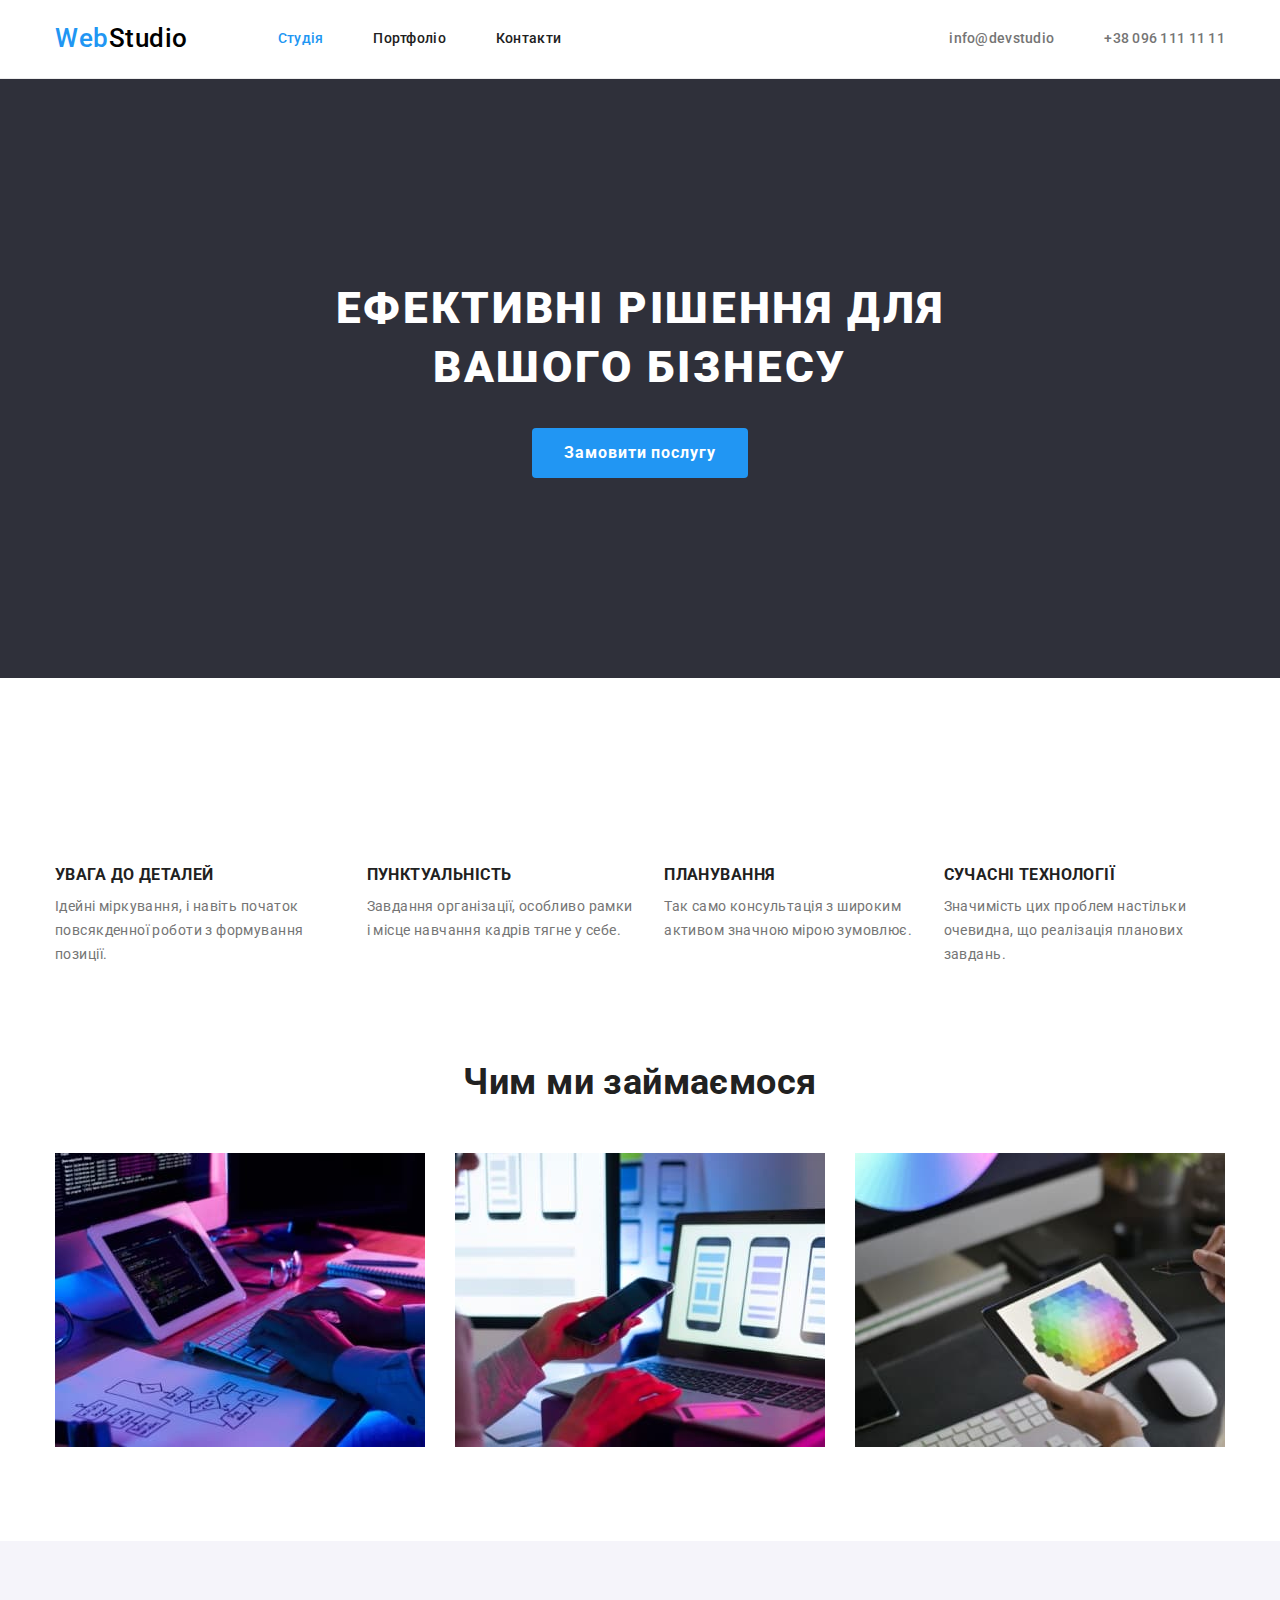
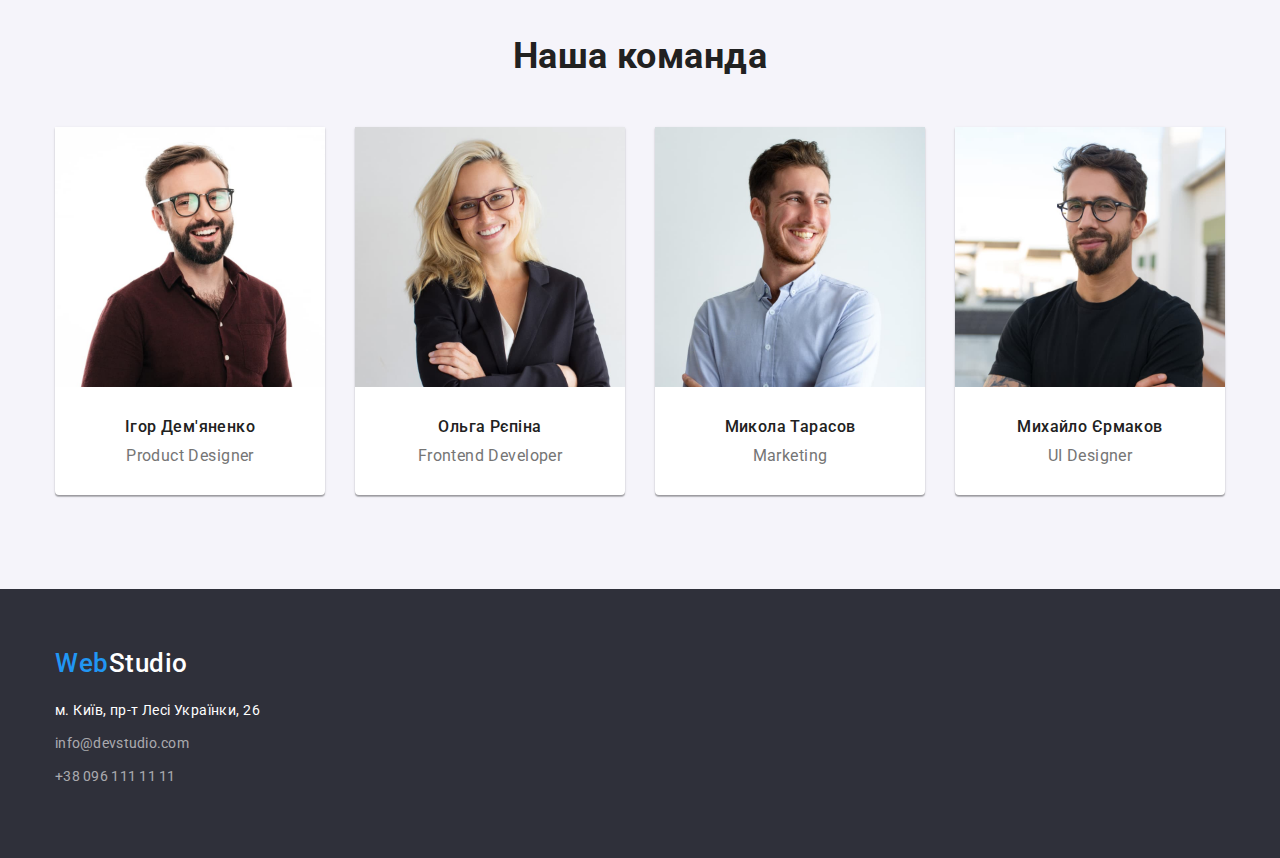
<file: index.html>
<!DOCTYPE html>
<html lang="uk">
  <head>
    <meta charset="UTF-8" />
    <meta http-equiv="X-UA-Compatible" content="IE=edge" />
    <meta name="viewport" content="width=device-width, initial-scale=1.0" />
    <title>GoITWebStudio</title>
    <link rel="stylesheet" href="./css/normaliize.css" />
    <link rel="preconnect" href="https://fonts.googleapis.com" />
    <link rel="preconnect" href="https://fonts.gstatic.com" crossorigin />
    <link
      href="https://fonts.googleapis.com/css2?family=Raleway:wght@700&family=Roboto:wght@400;500;700;900&display=swap"
      rel="stylesheet"
    />
    <link
      rel="stylesheet"
      href="https://cdn.jsdelivr.net/npm/modern-normalize@1.1.0/modern-normalize.min.css"
    />
    <link rel="stylesheet" href="./css/styles.css" />
  </head>
  <body class="page">
    <!--Шапка сайту-->
    <header class="page-header">
      <div class="container header-nav">
        <a class="logo link" href=""
          >Web<span class="logo-wrap">Studio</span></a
        >
        <nav class="nav-line">
          <ul class="site-nav list">
            <li><a href="" class="link current">Студія</a></li>
            <li>
              <a href="./portfolio.html" class="nav-link link">Портфоліо</a>
            </li>
            <li><a href="./index.html" class="nav-link link">Контакти</a></li>
          </ul>
        </nav>
        <ul class="site-cont list">
          <li>
            <a href="mailto:info@devstudio.com" class="nav-cont link"
              >info@devstudio</a
            >
          </li>
          <li>
            <a href="tel:+380961111111" class="nav-cont link"
              >+38 096 111 11 11</a
            >
          </li>
        </ul>
      </div>
    </header>

    <!--Герой-->
    <main>
      <section class="hero section">
        <div class="container">
          <h1 class="hero-tittle">Ефективні рішення для вашого бізнесу</h1>
          <button class="hero-btn" type="button">Замовити послугу</button>
        </div>
      </section>

      <!--Характеристики-->
      <section class="features section-features">
        <div class="container">
          <h2 class="hidden-tittle">Характеристики</h2>
          <ul class="features list">
            <li>
              <h3 class="features-tittle">УВАГА ДО ДЕТАЛЕЙ</h3>
              <p class="features-text">
                Ідейні міркування, і навіть початок повсякденної роботи з
                формування позиції.
              </p>
            </li>
            <li>
              <h3 class="features-tittle">ПУНКТУАЛЬНІСТЬ</h3>
              <p class="features-text">
                Завдання організації, особливо рамки і місце навчання кадрів
                тягне у себе.
              </p>
            </li>
            <li>
              <h3 class="features-tittle">ПЛАНУВАННЯ</h3>
              <p class="features-text">
                Так само консультація з широким активом значною мірою зумовлює.
              </p>
            </li>
            <li>
              <h3 class="features-tittle">СУЧАСНІ ТЕХНОЛОГІЇ</h3>
              <p class="features-text">
                Значимість цих проблем настільки очевидна, що реалізація
                планових завдань.
              </p>
            </li>
          </ul>
        </div>
      </section>

      <!--Чим ми займаємось-->
      <section class="service section">
        <div class="container">
          <h2 class="service-tittle">Чим ми займаємося</h2>
          <ul class="service-menu list">
            <li class="serv-photo-space">
              <img
                src="./photo/PC.jpg"
                alt="Людина працює над кодом"
                width="370"
                height="294"
              />
            </li>
            <li>
              <img
                src="./photo/phone.jpg"
                alt="Людина тестує смартфон"
                width="370"
                height="294"
              />
            </li>
            <li>
              <img
                src="./photo/colour.jpg"
                alt="Людина підбирвє колір по кольоровій таблиці"
                width="370"
                height="294"
              />
            </li>
          </ul>
        </div>
      </section>

      <!--Наша команда-->
      <section class="crew section">
        <div class="container">
          <div class="crew-text">
            <h2 class="crew-tittle">Наша команда</h2>
          </div>
          <ul class="crew-list list">
            <li class="crew-card">
              <img
                class="crew-pic"
                src="./photo/Ihor.jpg"
                alt="Ihor's photo"
                width="270"
                height="260"
              />
              <h3 class="crew-name">Ігор Дем'яненко</h3>
              <p class="crew-position">Product Designer</p>
            </li>
            <li class="crew-card">
              <img
                class="crew-pic"
                src="./photo/Olha.jpg"
                alt="Olga's photo"
                width="270"
                height="260"
              />
              <h3 class="crew-name">Ольга Рєпіна</h3>
              <p class="crew-position">Frontend Developer</p>
            </li>
            <li class="crew-card">
              <img
                class="crew-pic"
                src="./photo/Mykola.jpg"
                alt="Mykola's photo"
                width="270"
                height="260"
              />
              <h3 class="crew-name">Микола Тарасов</h3>
              <p class="crew-position">Marketing</p>
            </li>
            <li class="crew-card">
              <img
                class="crew-pic"
                src="./photo/Mykhailo.jpg"
                alt="Mykhailo's photo"
                width="270"
                height="260"
              />
              <h3 class="crew-name">Михайло Єрмаков</h3>
              <p class="crew-position">UI Designer</p>
            </li>
          </ul>
        </div>
      </section>
    </main>

    <!--Підвал сайту-->
    <footer class="footer">
      <div class="container">
        <a class="logo link link-footer" href=""
          >Web<span class="logo-footer">Studio</span></a
        >
        <address>
          <p class="address">м. Київ, пр-т Лесі Українки, 26</p>
          <ul class="footer-contact list">
            <li class="footer-contact-tel">
              <a class="contact link" href="mailto:info@devstudio.com"
                >info@devstudio.com</a
              >
            </li>
            <li>
              <a class="contact link" href="tel:+380961111111"
                >+38 096 111 11 11</a
              >
            </li>
          </ul>
        </address>
      </div>
    </footer>
  </body>
</html>
</file>
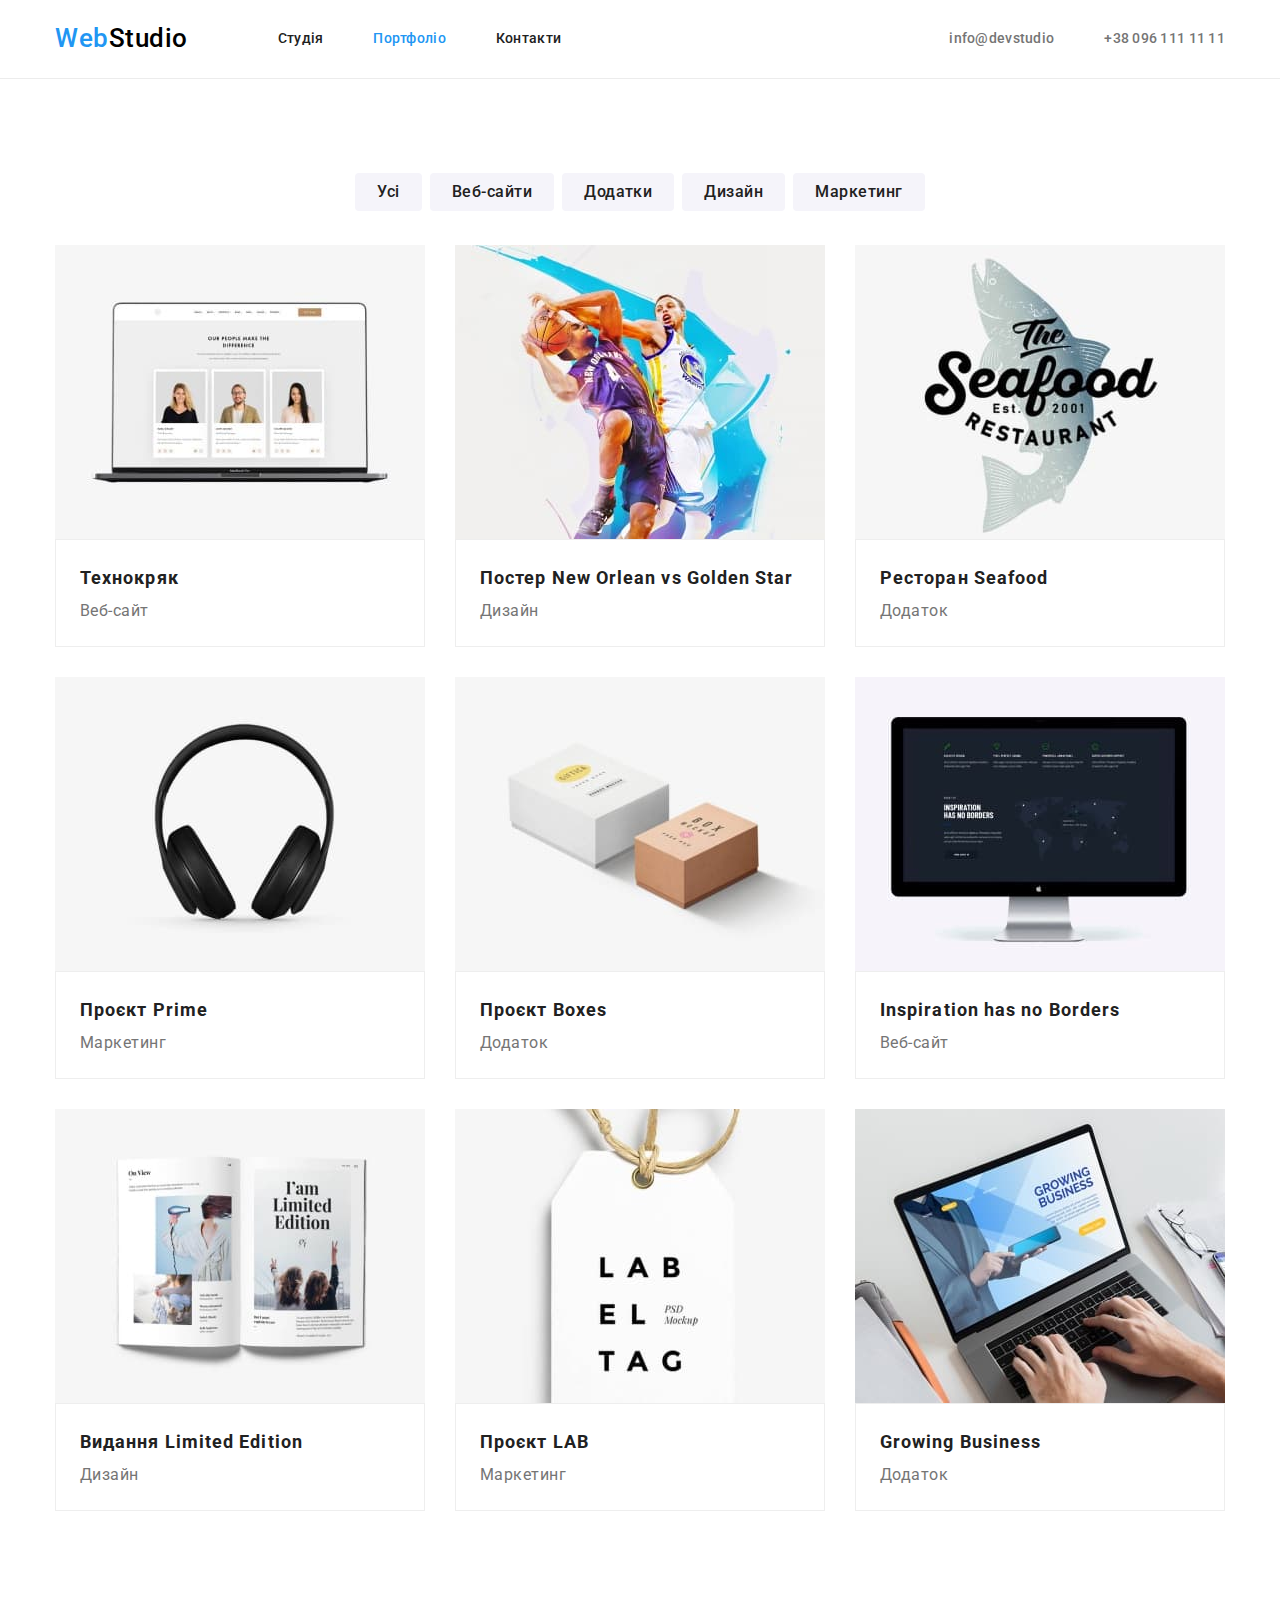
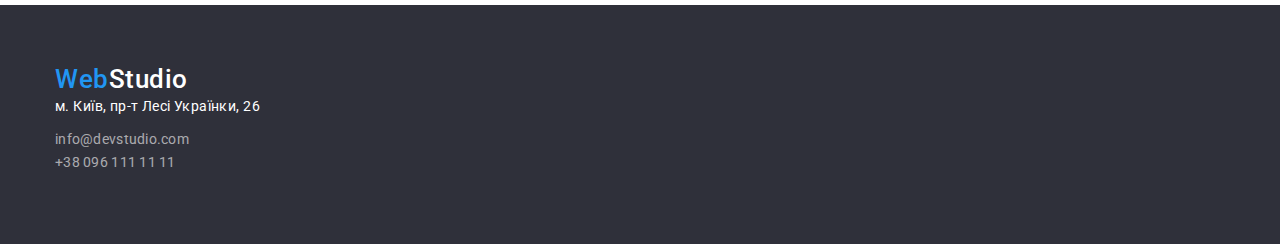
<file: portfolio.html>
<!DOCTYPE html>
<html lang="en">
  <head>
    <meta charset="UTF-8" />
    <meta http-equiv="X-UA-Compatible" content="IE=edge" />
    <meta name="viewport" content="width=device-width, initial-scale=1.0" />
    <title>GoITWebStudio</title>
    <link rel="stylesheet" href="./css/normaliize.css" />
    <link rel="preconnect" href="https://fonts.googleapis.com" />
    <link rel="preconnect" href="https://fonts.gstatic.com" crossorigin />
    <link
      href="https://fonts.googleapis.com/css2?family=Raleway:wght@700&family=Roboto:wght@400;500;700;900&display=swap"
      rel="stylesheet"
    />
    <link
      rel="stylesheet"
      href="https://cdn.jsdelivr.net/npm/modern-normalize@1.1.0/modern-normalize.min.css"
    />
    <link rel="stylesheet" href="./css/styles.css" />
  </head>
  <body class="page">
    <!--Шапка сайту-->
    <header class="page-header">
      <div class="container header-nav">
        <a class="logo link" href=""
          >Web<span class="logo-wrap">Studio</span></a
        >
        <nav class="nav-line">
          <ul class="site-nav list">
            <li>
              <a href="./index.html" class="nav-link link">Студія</a>
            </li>
            <li><a href="" class="link current">Портфоліо</a></li>
            <li class="a">
              <a href="./index.html" class="nav-link link">Контакти</a>
            </li>
          </ul>
        </nav>
        <ul class="site-cont list">
          <li>
            <a href="mailto:info@devstudio.com" class="nav-cont link"
              >info@devstudio</a
            >
          </li>
          <li>
            <a href="tel:+380961111111" class="nav-cont link"
              >+38 096 111 11 11</a
            >
          </li>
        </ul>
      </div>
    </header>

    <!-- Герой -->
    <main>
      <section class="portfolio section">
        <div class="container">
          <h1 class="hidden-tittle">Портфолио</h1>
          <ul class="list porfolio-menu">
            <li class="portfolio-items">
              <button class="portfolio-btn current-portfolio" type="button">
                Усі
              </button>
            </li>
            <li>
              <button class="portfolio-btn" type="button">Веб-сайти</button>
            </li>
            <li>
              <button class="portfolio-btn" type="button">Додатки</button>
            </li>
            <li>
              <button class="portfolio-btn" type="button">Дизайн</button>
            </li>
            <li>
              <button class="portfolio-btn" type="button">Маркетинг</button>
            </li>
          </ul>

          <ul class="portfolio-works list">
            <li>
              <img
                src="./portfolio/laptop.jpg"
                alt="Відкритий ноутбук"
                width="370"
                height="294"
              />
              <div class="card">
                <h2 class="portfolio-tittle">Технокряк</h2>
                <p class="portfolio-text">Веб-сайт</p>
              </div>
            </li>
            <li>
              <img
                src="./portfolio/players.jpg"
                alt="Гравці баскетболу"
                width="370"
                height="294"
              />
              <div class="card">
                <h2 class="portfolio-tittle">
                  Постер New Orlean vs Golden Star
                </h2>
                <p class="portfolio-text">Дизайн</p>
              </div>
            </li>
            <li>
              <img
                src="./portfolio/restaurant.jpg"
                alt="Лого ресторану морепродуктів"
                width="370"
                height="294"
              />
              <div class="card">
                <h2 class="portfolio-tittle">Ресторан Seafood</h2>
                <p class="portfolio-text">Додаток</p>
              </div>
            </li>
            <li>
              <img
                src="./portfolio/headsets.jpg"
                alt="Чорні навушники на білому фоні"
                width="370"
                height="294"
              />
              <div class="card">
                <h2 class="portfolio-tittle">Проєкт Prime</h2>
                <p class="portfolio-text">Маркетинг</p>
              </div>
            </li>
            <li>
              <img
                src="./portfolio/boxes.jpg"
                alt="Дві коробки"
                width="370"
                height="294"
              />
              <div class="card">
                <h2 class="portfolio-tittle">Проєкт Boxes</h2>
                <p class="portfolio-text">Додаток</p>
              </div>
            </li>
            <li>
              <img
                src="./portfolio/imac.jpg"
                alt="Монітор iMac"
                width="370"
                height="294"
              />
              <div class="card">
                <h2 class="portfolio-tittle">Inspiration has no Borders</h2>
                <p class="portfolio-text">Веб-сайт</p>
              </div>
            </li>
            <li>
              <img
                src="./portfolio/magazine.jpg"
                alt="Розгорнутий журнал"
                width="370"
                height="294"
              />
              <div class="card">
                <h2 class="portfolio-tittle">Видання Limited Edition</h2>
                <p class="portfolio-text">Дизайн</p>
              </div>
            </li>
            <li>
              <img
                src="./portfolio/tag.jpg"
                alt="Бірка"
                width="370"
                height="294"
              />
              <div class="card">
                <h2 class="portfolio-tittle">Проєкт LAB</h2>
                <p class="portfolio-text">Маркетинг</p>
              </div>
            </li>
            <li>
              <img
                src="./portfolio/typing.jpg"
                alt="Друк на ноутбуці"
                width="370"
                height="294"
              />
              <div class="card">
                <h2 class="portfolio-tittle">Growing Business</h2>
                <p class="portfolio-text">Додаток</p>
              </div>
            </li>
          </ul>
        </div>
      </section>
    </main>

    <!--Підвал сайту-->
    <footer class="footer">
      <div class="container">
        <a class="logo link" href=""
          >Web<span class="logo-footer">Studio</span></a
        >
        <address>
          <p class="address">м. Київ, пр-т Лесі Українки, 26</p>
          <ul class="footer-contact list">
            <li>
              <a class="contact link" href="mailto:info@devstudio.com"
                >info@devstudio.com</a
              >
            </li>
            <li>
              <a class="contact link" href="tel:+380961111111"
                >+38 096 111 11 11</a
              >
            </li>
          </ul>
        </address>
      </div>
    </footer>
  </body>
</html>
</file>
<file: css/styles.css>
:root {
  --logo-text-color: #000000;
  --primary-text-color: #757575;
  --accent-color: #2196f3;
  --secondary-text-color: rgba(255, 255, 255, 0.6);
  --h2-h3-link-color: #212121;
  --body-bg-color: #ffffff;
  --hero-bg-color: #2f303a;
  --features-bg-color: #f5f5f5;
  --crew-bg-color: #f5f4fa;
  --footer-bg-color: #2f303a;
  --border-bottom-color: #ececec;
  --border-card-color: #eeeeee;
  --border-color: transparent;
}

html {
  box-sizing: border-box;
}
*,
*::before,
*::after {
  box-sizing: inherit;
}

body {
  font-family: "Roboto", sans-serif;
  font-size: 14px;
  letter-spacing: 0.03em;
  color: var(--primary-text-color);
}

h1,
h2,
h3,
h4,
h5,
h6,
p,
ul {
  margin: 0;
}

a {
  text-decoration: none;
}

img {
  display: block;
}

.list {
  padding: 0px;
  margin: 0px;
  list-style: none;
}
/* Шапка */
.page-header {
  display: flex;
  border-bottom: 1px solid var(--border-bottom-color);
}

.container {
  width: 1200px;
  margin: 0 auto;
  padding: 0 15px;
}
.section {
  padding-top: 94px;
  padding-bottom: 94px;
}
.header-nav {
  display: flex;
  align-items: center;
  padding-top: 24px;
  padding-bottom: 24px;
}

.logo {
  font-family: Raleway;
  text-decoration: none;
  font-weight: 700;
  font-size: 26px;
  line-height: 1.24;

  color: var(--accent-color);
}
.link {
  text-decoration: none;
  font-family: Roboto;
  font-weight: 500;
  line-height: 1.14;
  letter-spacing: 0.02em;
}

.logo-wrap {
  color: var(--logo-text-color);
}
.nav-line {
  display: flex;
  align-items: center;
  margin-right: 93px;
  margin-left: 90px;
}

/* .nav {
  display: block;
} */
.nav-link {
  font-weight: 500;
  line-height: 1.14;
  letter-spacing: 0.02em;
  color: var(--h2-h3-link-color);
}
.nav-link:hover,
.nav-link:focus {
  color: var(--accent-color);
}
.current {
  color: var(--accent-color);
}
.site-nav {
  display: flex;
  gap: 50px;
}

.site-cont {
  display: flex;
  gap: 50px;
  margin-left: auto;
}

.nav-cont {
  font-weight: 500;
  line-height: 1.14;
  letter-spacing: 0.02em;
  color: var(--primary-text-color);
}
.nav-cont:hover,
.nav-cont:focus {
  color: var(--accent-color);
}
/* Герой */

.hero {
  padding-top: 200px;
  padding-bottom: 200px;

  background: var(--hero-bg-color);
}
.hero-btn {
  display: block;
  margin-left: auto;
  margin-right: auto;
  border-radius: 4px;
  padding: 10px 32px;
  border: 0 solid transparent;

  color: var(--body-bg-color);
  background: var(--accent-color);

  font-weight: 700;
  font-size: 16px;
  line-height: 1.88;
  letter-spacing: 0.06em;

  cursor: pointer;
}

.hero-tittle {
  width: 696px;

  margin-left: auto;
  margin-right: auto;
  margin-bottom: 30px;

  font-weight: 900;
  font-size: 44px;
  line-height: 1.36;
  letter-spacing: 0.06em;
  text-transform: uppercase;
  text-align: center;

  color: var(--body-bg-color);
}
/* Характеристики */

.features {
  margin-top: 94px;
  display: flex;
  gap: 30px;
}
.hidden-tittle {
  display: none;
}
.features-tittle {
  font-weight: 700;
  line-height: 1.14;
  margin-left: 0;
  text-transform: uppercase;
  color: var(--h2-h3-link-color);
}
.features-text {
  margin-top: 10px;
  margin-left: 0;
  font-weight: 400;
  line-height: 1.71;
}
/* Чим ми займаємось */
.service-tittle {
  display: block;
  margin-bottom: 50px;
  font-weight: 700;
  font-size: 36px;
  line-height: 1.17;

  text-align: center;
  color: var(--h2-h3-link-color);
}
.service-menu {
  display: flex;
  gap: 30px;
}

/* Команда */
.crew {
  background: var(--crew-bg-color);
}

.crew-tittle {
  margin-bottom: 50px;
  font-weight: 700;
  font-size: 36px;
  line-height: 1.17;
  text-align: center;

  color: var(--h2-h3-link-color);
}
.crew-list {
  display: flex;
  gap: 30px;
  list-style: none;
}

.crew-card {
  background-color: var(--body-bg-color);
  border-radius: 0 0 4px 4px;
  box-shadow: 0px 1px 3px rgba(0, 0, 0, 0.12), 0px 1px 1px rgba(0, 0, 0, 0.14),
    0px 2px 1px rgba(0, 0, 0, 0.2);
}
.crew-pic {
  margin-bottom: 30px;
}
.crew-name {
  margin-bottom: 10px;
  font-weight: 500;
  font-size: 16px;
  line-height: 1.19;
  text-align: center;

  color: var(--h2-h3-link-color);
}
.crew-position {
  padding-bottom: 30px;
  font-weight: 400;
  font-size: 16px;
  line-height: 1.19;
  text-align: center;
}
/* Футер */
.footer {
  padding-top: 60px;
  padding-bottom: 60px;
  background: var(--footer-bg-color);
}

.logo-footer {
  color: var(--body-bg-color);
}
.link-footer {
  margin-bottom: 20px;
  display: inline-block;
}

.address {
  margin-bottom: 9px;
  font-style: normal;
  font-weight: 400;
  line-height: 1.71;

  color: var(--body-bg-color);
}
.footer-contact {
  margin-bottom: 9px;
}
.footer-contact-tel {
  margin-bottom: 9px;
}
.contact {
  font-style: normal;
  font-weight: 400;
  line-height: 1.71;

  color: var(--secondary-text-color);
}
.contact:hover {
  color: var(--accent-color);
}
.contact:focus {
  color: var(--accent-color);
}

/* Стилі для Портфоліо */

.porfolio-menu {
  gap: 8px;
  align-items: center;
  display: flex;
  justify-content: center;
}

.portfolio-btn {
  padding: 6px 22px;
  border: 0;
  font-family: inherit;
  font-weight: 500;
  font-size: 16px;
  line-height: 1.63;
  letter-spacing: 0.03em;

  cursor: pointer;
  color: var(--h2-h3-link-color);
  background: var(--crew-bg-color);
  border-radius: 4px;
}
.portfolio-btn:hover,
.portfolio-btn:focus {
  background: var(--accent-color);
  color: var(--body-bg-color);
}
.portfolio-active-btn {
  padding-left: 25px;
  padding-right: 25px;
  background-color: #2196f3;
  color: #ffffff;
}
/* .current-portfolio {
  color: var(--hero-bg-color);
}
.current-portfolio:hover,
.current-portfolio:focus {
  background-color: var(--accent-color);
  color: var(--body-bg-color);
} */

.portfolio-works {
  display: flex;
  flex-wrap: wrap;
  margin-top: 34px;
  gap: 30px;
}
.card {
  padding: 20px 24px;
  border-top: 0;
  border: 1px solid var(--border-card-color);
}

.portfolio-tittle {
  font-weight: 700;
  font-size: 18px;
  line-height: 2;
  letter-spacing: 0.06em;
  color: var(--h2-h3-link-color);
}
.portfolio-text {
  font-weight: 400;
  font-size: 16px;
  line-height: 1.88;
  letter-spacing: 0.03em;
  color: var(--primary-text-color);
}
</file>
<file: css/normaliize.css>
/**
 * Minified by jsDelivr using clean-css v4.2.3.
 * Original file: /npm/modern-normalize@1.1.0/modern-normalize.css
 *
 * Do NOT use SRI with dynamically generated files! More information: https://www.jsdelivr.com/using-sri-with-dynamic-files
 */
/*! modern-normalize v1.1.0 | MIT License | https://github.com/sindresorhus/modern-normalize */
*,::after,::before{box-sizing:border-box}html{-moz-tab-size:4;tab-size:4}html{line-height:1.15;-webkit-text-size-adjust:100%}body{margin:0}body{font-family:system-ui,-apple-system,'Segoe UI',Roboto,Helvetica,Arial,sans-serif,'Apple Color Emoji','Segoe UI Emoji'}hr{height:0;color:inherit}abbr[title]{text-decoration:underline dotted}b,strong{font-weight:bolder}code,kbd,pre,samp{font-family:ui-monospace,SFMono-Regular,Consolas,'Liberation Mono',Menlo,monospace;font-size:1em}small{font-size:80%}sub,sup{font-size:75%;line-height:0;position:relative;vertical-align:baseline}sub{bottom:-.25em}sup{top:-.5em}table{text-indent:0;border-color:inherit}button,input,optgroup,select,textarea{font-family:inherit;font-size:100%;line-height:1.15;margin:0}button,select{text-transform:none}[type=button],[type=reset],[type=submit],button{-webkit-appearance:button}::-moz-focus-inner{border-style:none;padding:0}:-moz-focusring{outline:1px dotted ButtonText}:-moz-ui-invalid{box-shadow:none}legend{padding:0}progress{vertical-align:baseline}::-webkit-inner-spin-button,::-webkit-outer-spin-button{height:auto}[type=search]{-webkit-appearance:textfield;outline-offset:-2px}::-webkit-search-decoration{-webkit-appearance:none}::-webkit-file-upload-button{-webkit-appearance:button;font:inherit}summary{display:list-item}
/*# sourceMappingURL=/sm/b8ae781793ee4eb86edef3f2a2ac43a5575d063ed8cd287d7553f9f1b2776616.map */
</file>
